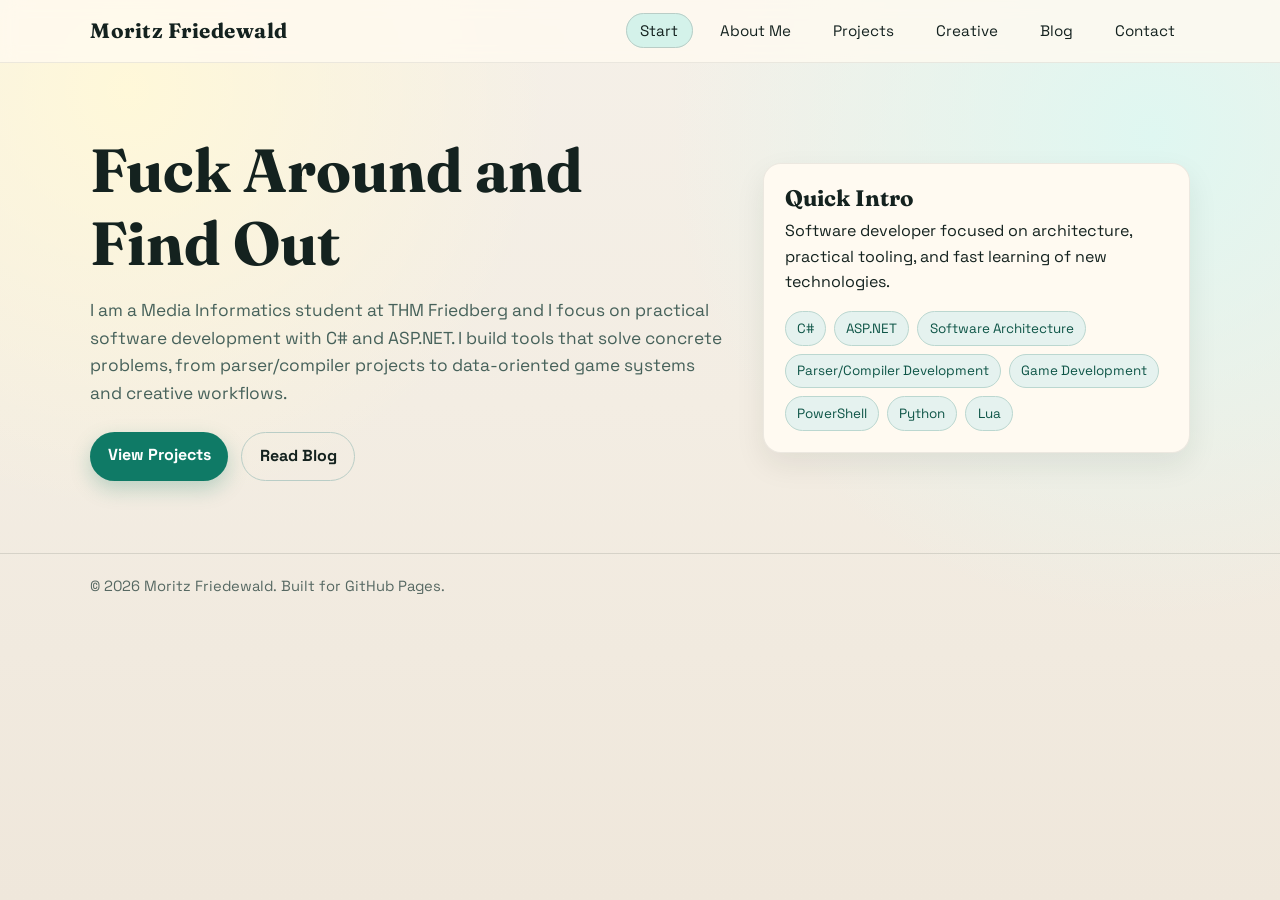
<file: index.html>
<!DOCTYPE html>
<html lang="en">
<head>
  <meta charset="UTF-8">
  <meta name="viewport" content="width=device-width, initial-scale=1.0">
  <title>Start | Portfolio</title>
  <meta name="description" content="Start page for a portfolio website.">
  <link rel="preconnect" href="https://fonts.googleapis.com">
  <link rel="preconnect" href="https://fonts.gstatic.com" crossorigin>
  <link href="https://fonts.googleapis.com/css2?family=Fraunces:opsz,wght@9..144,600;9..144,700&family=Space+Grotesk:wght@400;500;700&display=swap" rel="stylesheet">
  <link rel="stylesheet" href="assets/site.css">
</head>
<body>
  <div class="grain" aria-hidden="true"></div>

  <header>
    <div class="container nav-wrap">
      <a class="brand" href="index.html" data-profile="name">Moritz 'Fenex' Friedewald</a>
      <nav aria-label="Main navigation">
        <ul>
          <li><a class="active" href="index.html">Start</a></li>
          <li><a href="pages/about.html">About Me</a></li>
          <li><a href="pages/projects.html">Projects</a></li>
          <li><a href="pages/creative.html">Creative</a></li>
          <li><a href="pages/blog.html">Blog</a></li>
          <li><a href="pages/contact.html">Contact</a></li>
        </ul>
      </nav>
    </div>
  </header>

  <main class="container">
    <div class="hero">
      <div>
        <h1 data-profile="headline">Software Developer | Media Informatics</h1>
        <p class="lead" data-profile="homeIntro">
          I am a Media Informatics student at THM Friedberg and I focus on practical software
          development with C# and ASP.NET. I build tools that solve concrete problems.
        </p>
        <div class="cta-row">
          <a class="btn btn-primary" href="pages/projects.html">View Projects</a>
          <a class="btn btn-secondary" href="pages/blog.html">Read Blog</a>
        </div>
      </div>
      <aside class="hero-card" aria-label="Quick profile">
        <h2 style="font-size:1.4rem; margin-bottom:0.4rem;">Quick Intro</h2>
        <p data-profile="quickIntro">Software developer focused on architecture, practical tooling, and fast learning of new technologies.</p>
        <div class="stack" aria-label="Skills" data-profile="skills">
          <span class="chip">C#</span>
          <span class="chip">ASP.NET</span>
          <span class="chip">PowerShell</span>
          <span class="chip">Game Development</span>
        </div>
      </aside>
    </div>
  </main>

  <footer>
    <div class="container">
      <p>&copy; <span id="year"></span> <span data-profile="name">Moritz 'Fenex' Friedewald</span>. Built for GitHub Pages.</p>
    </div>
  </footer>

  <script src="assets/site.js"></script>
</body>
</html>
</file>
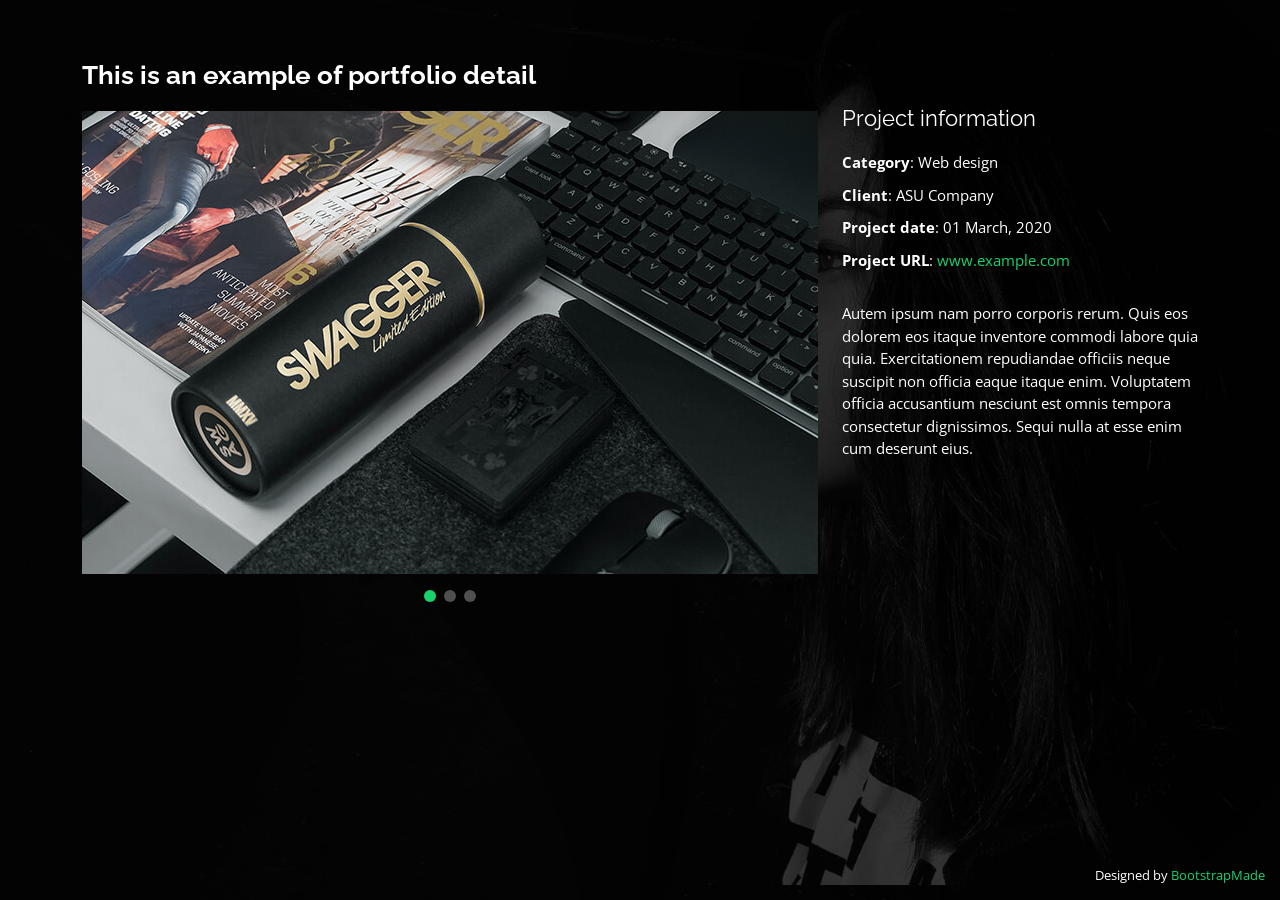
<file: portfolio-details.html>
<!DOCTYPE html>
<html lang="en">

<head>
  <meta charset="utf-8">
  <meta content="width=device-width, initial-scale=1.0" name="viewport">

  <title>Portfolio Details - Personal Bootstrap Template</title>
  <meta content="" name="description">
  <meta content="" name="keywords">

  <!-- Favicons -->
  <link href="assets/img/favicon.png" rel="icon">
  <link href="assets/img/apple-touch-icon.png" rel="apple-touch-icon">

  <!-- Google Fonts -->
  <link href="https://fonts.googleapis.com/css?family=Open+Sans:300,300i,400,400i,600,600i,700,700i|Raleway:300,300i,400,400i,500,500i,600,600i,700,700i|Poppins:300,300i,400,400i,500,500i,600,600i,700,700i" rel="stylesheet">

  <!-- Vendor CSS Files -->
  <link href="assets/vendor/bootstrap/css/bootstrap.min.css" rel="stylesheet">
  <link href="assets/vendor/bootstrap-icons/bootstrap-icons.css" rel="stylesheet">
  <link href="assets/vendor/boxicons/css/boxicons.min.css" rel="stylesheet">
  <link href="assets/vendor/glightbox/css/glightbox.min.css" rel="stylesheet">
  <link href="assets/vendor/remixicon/remixicon.css" rel="stylesheet">
  <link href="assets/vendor/swiper/swiper-bundle.min.css" rel="stylesheet">

  <!-- Template Main CSS File -->
  <link href="assets/css/style.css" rel="stylesheet">

  <!-- =======================================================
  * Template Name: Personal
  * Updated: Jan 29 2024 with Bootstrap v5.3.2
  * Template URL: https://bootstrapmade.com/personal-free-resume-bootstrap-template/
  * Author: BootstrapMade.com
  * License: https://bootstrapmade.com/license/
  ======================================================== -->
</head>

<body>

  <main id="main">

    <!-- ======= Portfolio Details ======= -->
    <div id="portfolio-details" class="portfolio-details">
      <div class="container">

        <div class="row">

          <div class="col-lg-8">
            <h2 class="portfolio-title">This is an example of portfolio detail</h2>

            <div class="portfolio-details-slider swiper">
              <div class="swiper-wrapper align-items-center">

                <div class="swiper-slide">
                  <img src="assets/img/portfolio/portfolio-details-1.jpg" alt="">
                </div>

                <div class="swiper-slide">
                  <img src="assets/img/portfolio/portfolio-details-2.jpg" alt="">
                </div>

                <div class="swiper-slide">
                  <img src="assets/img/portfolio/portfolio-details-3.jpg" alt="">
                </div>

              </div>
              <div class="swiper-pagination"></div>
            </div>

          </div>

          <div class="col-lg-4 portfolio-info">
            <h3>Project information</h3>
            <ul>
              <li><strong>Category</strong>: Web design</li>
              <li><strong>Client</strong>: ASU Company</li>
              <li><strong>Project date</strong>: 01 March, 2020</li>
              <li><strong>Project URL</strong>: <a href="#">www.example.com</a></li>
            </ul>

            <p>
              Autem ipsum nam porro corporis rerum. Quis eos dolorem eos itaque inventore commodi labore quia quia. Exercitationem repudiandae officiis neque suscipit non officia eaque itaque enim. Voluptatem officia accusantium nesciunt est omnis tempora consectetur dignissimos. Sequi nulla at esse enim cum deserunt eius.
            </p>
          </div>

        </div>

      </div>
    </div><!-- End Portfolio Details -->

  </main><!-- End #main -->

  <div class="credits">
    <!-- All the links in the footer should remain intact. -->
    <!-- You can delete the links only if you purchased the pro version. -->
    <!-- Licensing information: https://bootstrapmade.com/license/ -->
    <!-- Purchase the pro version with working PHP/AJAX contact form: https://bootstrapmade.com/personal-free-resume-bootstrap-template/ -->
    Designed by <a href="https://bootstrapmade.com/">BootstrapMade</a>
  </div>

  <!-- Vendor JS Files -->
  <script src="assets/vendor/purecounter/purecounter_vanilla.js"></script>
  <script src="assets/vendor/bootstrap/js/bootstrap.bundle.min.js"></script>
  <script src="assets/vendor/glightbox/js/glightbox.min.js"></script>
  <script src="assets/vendor/isotope-layout/isotope.pkgd.min.js"></script>
  <script src="assets/vendor/swiper/swiper-bundle.min.js"></script>
  <script src="assets/vendor/waypoints/noframework.waypoints.js"></script>
  <script src="assets/vendor/php-email-form/validate.js"></script>

  <!-- Template Main JS File -->
  <script src="assets/js/main.js"></script>

</body>

</html>
</file>
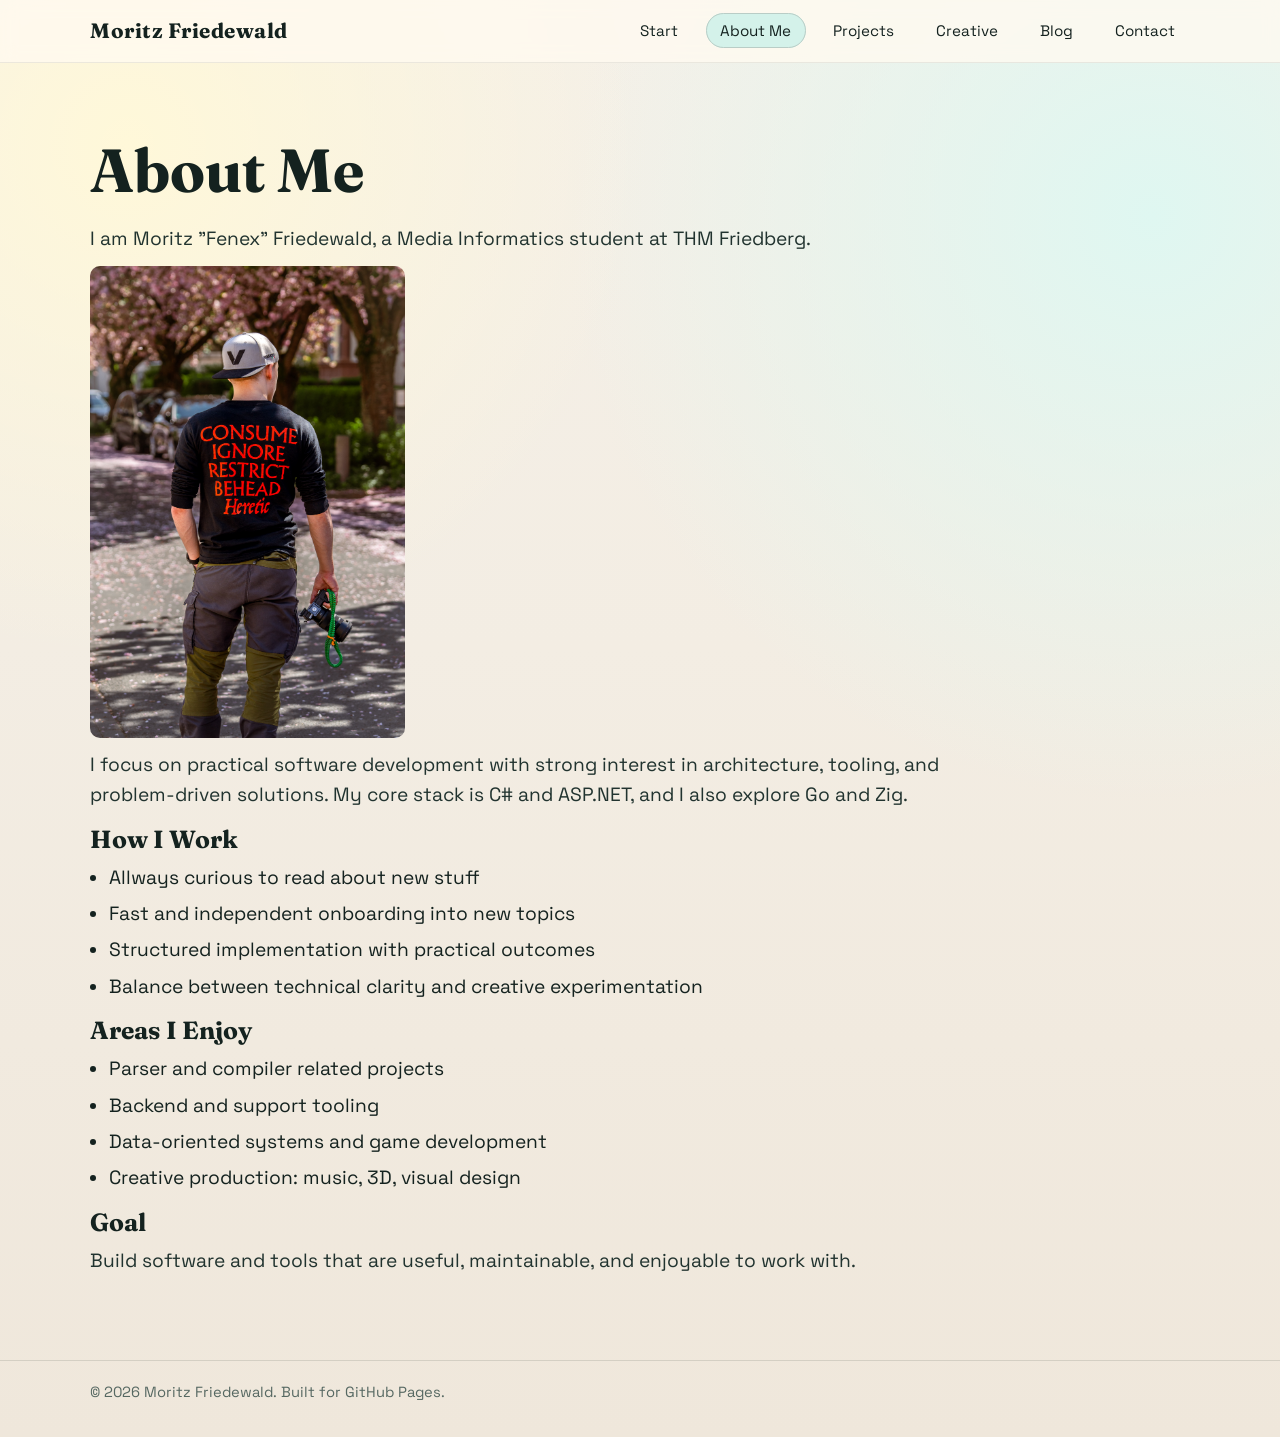
<file: pages/about.html>
<!DOCTYPE html>
<html lang="en">
<head>
  <meta charset="UTF-8">
  <meta name="viewport" content="width=device-width, initial-scale=1.0">
  <title>About Me | Portfolio</title>
  <meta name="description" content="About me and CV download.">
  <link rel="preconnect" href="https://fonts.googleapis.com">
  <link rel="preconnect" href="https://fonts.gstatic.com" crossorigin>
  <link href="https://fonts.googleapis.com/css2?family=Fraunces:opsz,wght@9..144,600;9..144,700&family=Space+Grotesk:wght@400;500;700&display=swap" rel="stylesheet">
  <link rel="stylesheet" href="../assets/site.css">
  <link rel="stylesheet" href="../assets/about.css">
</head>
<body>
  <div class="grain" aria-hidden="true"></div>
  <header>
    <div class="container nav-wrap">
      <a class="brand" href="index.html" data-profile="name">Your Name</a>
      <nav aria-label="Main navigation">
        <ul>
          <li><a href="../index.html">Start</a></li>
          <li><a class="active" href="about.html">About Me</a></li>
          <li><a href="projects.html">Projects</a></li>
          <li><a href="creative.html">Creative</a></li>
          <li><a href="blog.html">Blog</a></li>
          <li><a href="contact.html">Contact</a></li>
        </ul>
      </nav>
    </div>
  </header>

  <main class="container">
    <h1>About Me</h1>
    <div id="about-markdown" class="about-markdown" aria-live="polite">
      <p>Loading about content...</p>
    </div>
    <!--
    <div class="cta-row">
      <a disabled="true" class="btn btn-primary" href="assets/cv-template.txt" download data-profile="cvLink">Download CV</a>
    </div>
    -->
  </main>

  <footer>
    <div class="container">
      <p>&copy; <span id="year"></span> <span data-profile="name">Your Name</span>. Built for GitHub Pages.</p>
    </div>
  </footer>

  <script src="../assets/site.js"></script>
</body>
</html>
</file>
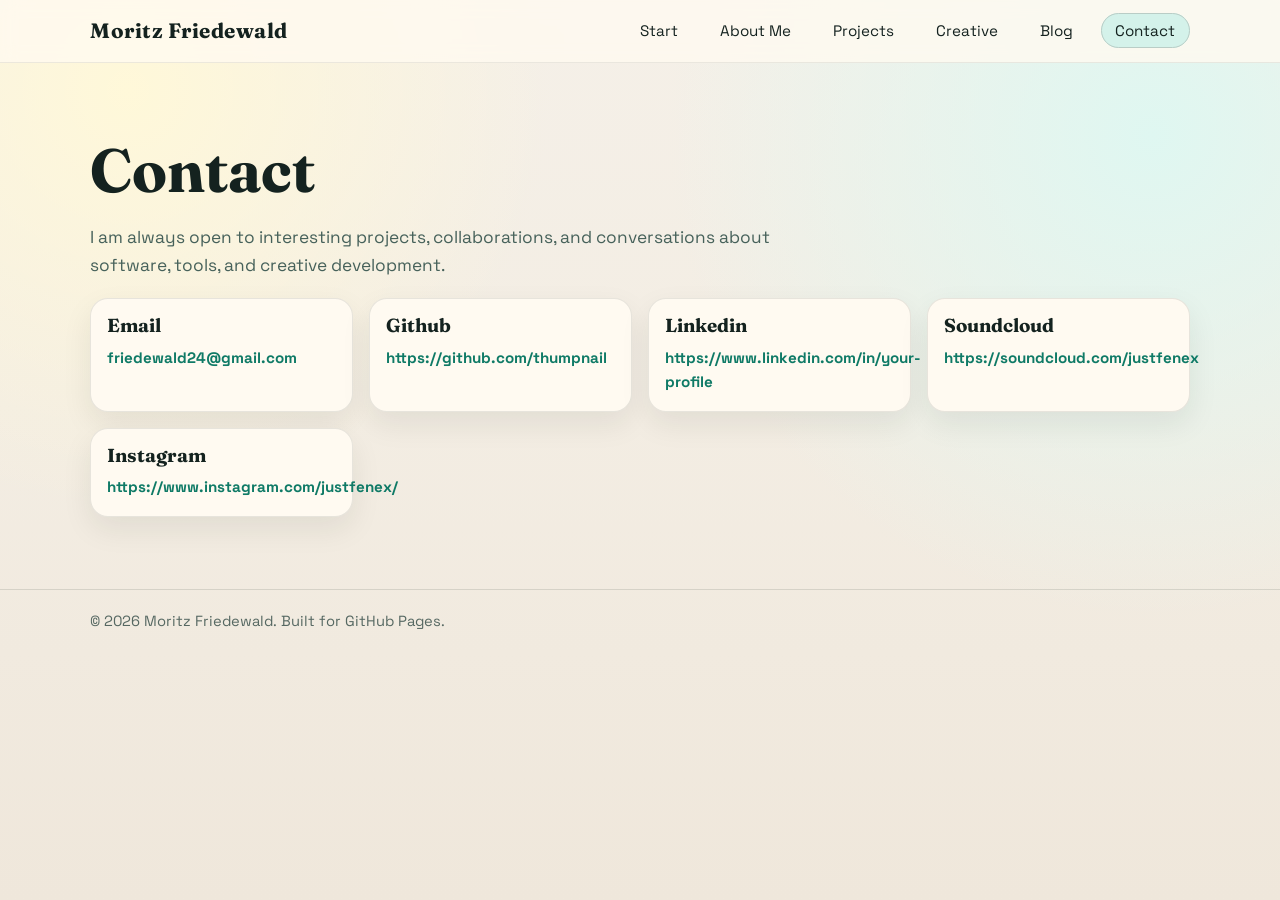
<file: pages/contact.html>
<!DOCTYPE html>
<html lang="en">
<head>
  <meta charset="UTF-8">
  <meta name="viewport" content="width=device-width, initial-scale=1.0">
  <title>Contact | Portfolio</title>
  <meta name="description" content="Contact page for portfolio.">
  <link rel="preconnect" href="https://fonts.googleapis.com">
  <link rel="preconnect" href="https://fonts.gstatic.com" crossorigin>
  <link href="https://fonts.googleapis.com/css2?family=Fraunces:opsz,wght@9..144,600;9..144,700&family=Space+Grotesk:wght@400;500;700&display=swap" rel="stylesheet">
  <link rel="stylesheet" href="../assets/site.css">
</head>
<body>
  <div class="grain" aria-hidden="true"></div>
  <header>
    <div class="container nav-wrap">
      <a class="brand" href="index.html" data-profile="name">Your Name</a>
      <nav aria-label="Main navigation">
        <ul>
          <li><a href="../index.html">Start</a></li>
          <li><a href="about.html">About Me</a></li>
          <li><a href="projects.html">Projects</a></li>
          <li><a href="creative.html">Creative</a></li>
          <li><a href="blog.html">Blog</a></li>
          <li><a class="active" href="contact.html">Contact</a></li>
        </ul>
      </nav>
    </div>
  </header>

  <main class="container">
    <h1>Contact</h1>
    <p class="lead" data-profile="contactIntro">Let us connect for collaboration, freelance work, or creative projects.</p>
    <div class="contact-grid" data-profile="contactCards">
      <article class="card">
        <h3>Contact</h3>
        <p>Loading contact links...</p>
      </article>
    </div>
  </main>

  <footer>
    <div class="container">
      <p>&copy; <span id="year"></span> <span data-profile="name">Your Name</span>. Built for GitHub Pages.</p>
    </div>
  </footer>

  <script src="../assets/site.js"></script>
</body>
</html>
</file>
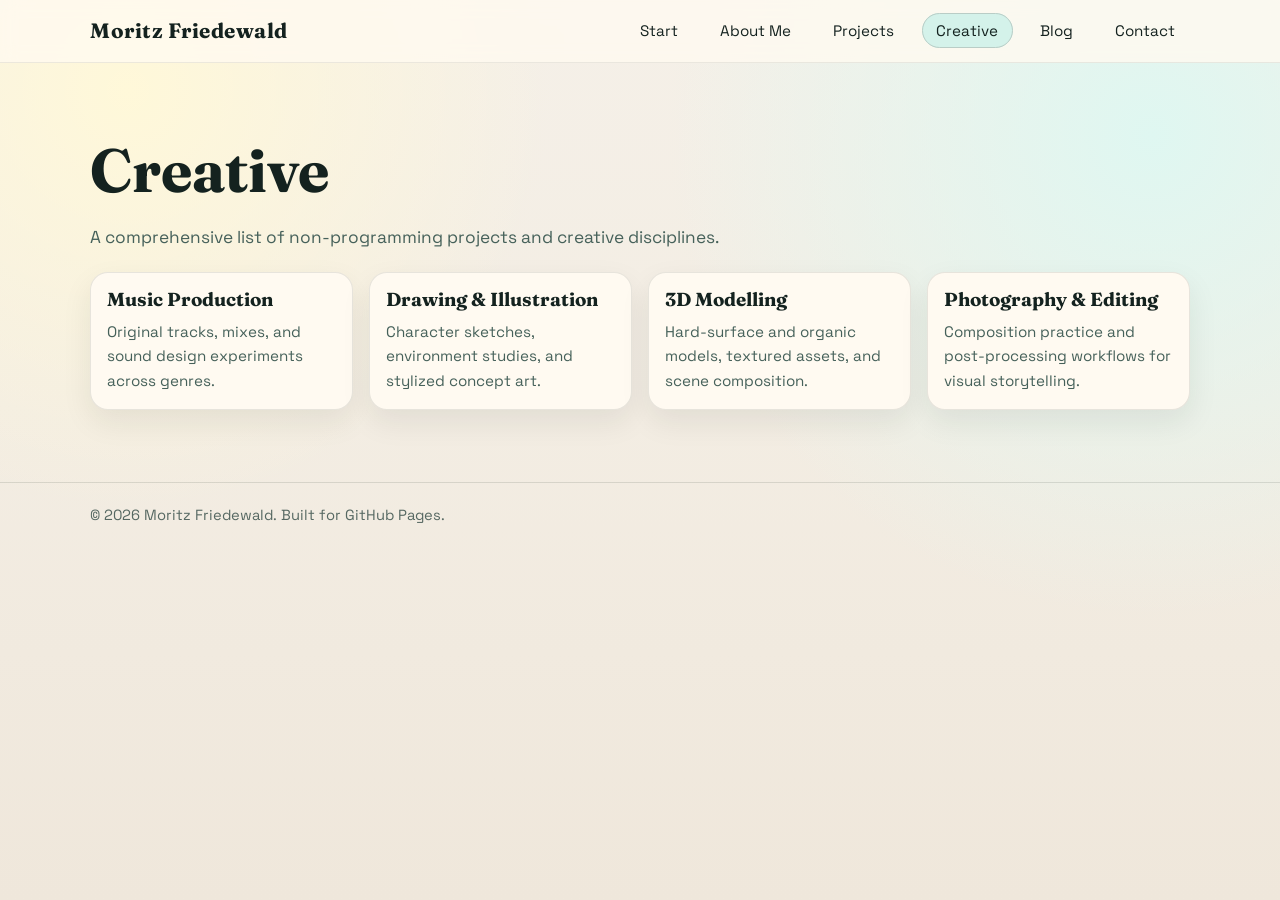
<file: pages/creative.html>
<!DOCTYPE html>
<html lang="en">
<head>
  <meta charset="UTF-8">
  <meta name="viewport" content="width=device-width, initial-scale=1.0">
  <title>Creative | Portfolio</title>
  <meta name="description" content="Creative portfolio for non-programming projects.">
  <link rel="preconnect" href="https://fonts.googleapis.com">
  <link rel="preconnect" href="https://fonts.gstatic.com" crossorigin>
  <link href="https://fonts.googleapis.com/css2?family=Fraunces:opsz,wght@9..144,600;9..144,700&family=Space+Grotesk:wght@400;500;700&display=swap" rel="stylesheet">
  <link rel="stylesheet" href="../assets/site.css">
</head>
<body>
  <div class="grain" aria-hidden="true"></div>
  <header>
    <div class="container nav-wrap">
      <a class="brand" href="index.html" data-profile="name">Your Name</a>
      <nav aria-label="Main navigation">
        <ul>
          <li><a href="../index.html">Start</a></li>
          <li><a href="about.html">About Me</a></li>
          <li><a href="projects.html">Projects</a></li>
          <li><a class="active" href="creative.html">Creative</a></li>
          <li><a href="blog.html">Blog</a></li>
          <li><a href="contact.html">Contact</a></li>
        </ul>
      </nav>
    </div>
  </header>

  <main class="container">
    <h1>Creative</h1>
    <p class="lead">A comprehensive list of non-programming projects and creative disciplines.</p>
    <div class="cards">
      <article class="card">
        <h3>Music Production</h3>
        <p>Original tracks, mixes, and sound design experiments across genres.</p>
      </article>
      <article class="card">
        <h3>Drawing & Illustration</h3>
        <p>Character sketches, environment studies, and stylized concept art.</p>
      </article>
      <article class="card">
        <h3>3D Modelling</h3>
        <p>Hard-surface and organic models, textured assets, and scene composition.</p>
      </article>
      <article class="card">
        <h3>Photography & Editing</h3>
        <p>Composition practice and post-processing workflows for visual storytelling.</p>
      </article>
    </div>
  </main>

  <footer>
    <div class="container">
      <p>&copy; <span id="year"></span> <span data-profile="name">Your Name</span>. Built for GitHub Pages.</p>
    </div>
  </footer>

  <script src="../assets/site.js"></script>
</body>
</html>
</file>
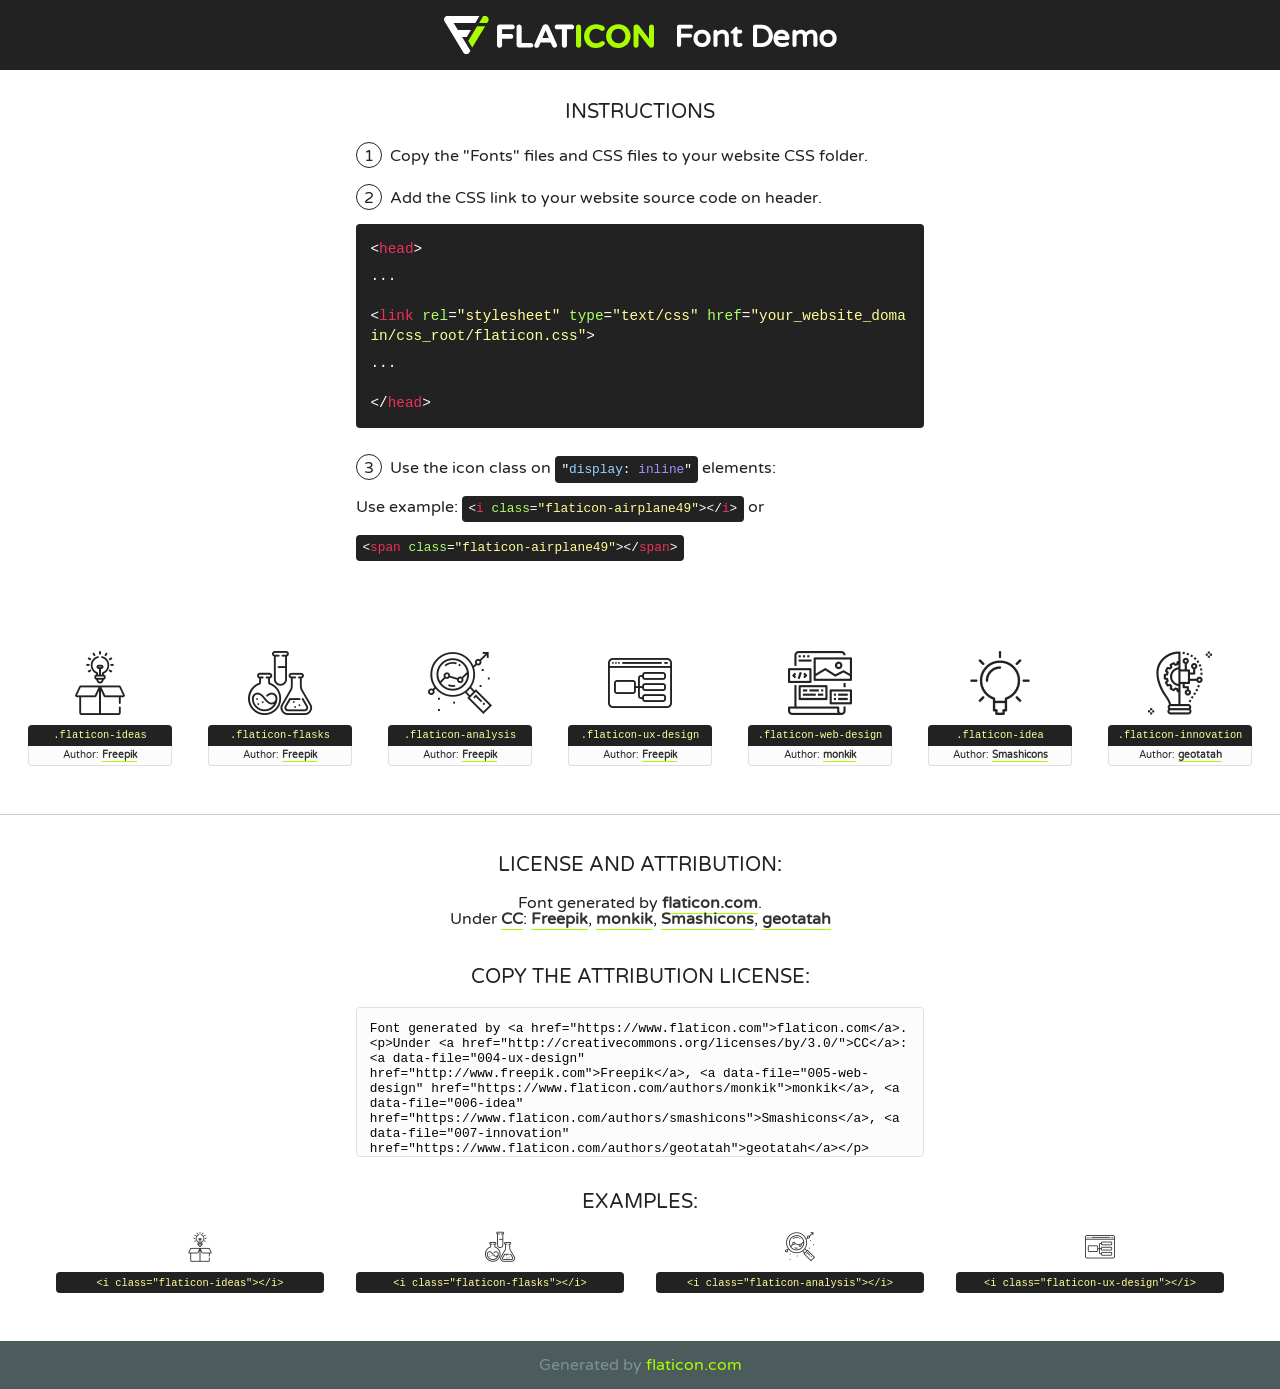
<file: fonts/flaticon/font/flaticon.html>
<!DOCTYPE html>
<!--
  Flaticon icon font: Flaticon
  Creation date: 20/03/2019 02:18
-->
<html>
<!DOCTYPE html>
<html>

<head>
    <title>Flaticon WebFont</title>
    <link href="http://fonts.googleapis.com/css?family=Varela+Round" rel="stylesheet" type="text/css" />
    <link rel="stylesheet" type="text/css" href="flaticon.css">
    <meta charset="UTF-8">
    <style>
    html, body, div, span, applet, object, iframe,
    h1, h2, h3, h4, h5, h6, p, blockquote, pre,
    a, abbr, acronym, address, big, cite, code,
    del, dfn, em, img, ins, kbd, q, s, samp,
    small, strike, strong, sub, sup, tt, var,
    b, u, i, center,
    dl, dt, dd, ol, ul, li,
    fieldset, form, label, legend,
    table, caption, tbody, tfoot, thead, tr, th, td,
    article, aside, canvas, details, embed, 
    figure, figcaption, footer, header, hgroup, 
    menu, nav, output, ruby, section, summary,
    time, mark, audio, video {
        margin: 0;
        padding: 0;
        border: 0;
        font-size: 100%;
        font: inherit;
        vertical-align: baseline;
    }
    /* HTML5 display-role reset for older browsers */
    article, aside, details, figcaption, figure, 
    footer, header, hgroup, menu, nav, section {
        display: block;
    }
    body {
        line-height: 1;
    }
    ol, ul {
        list-style: none;
    }
    blockquote, q {
        quotes: none;
    }
    blockquote:before, blockquote:after,
    q:before, q:after {
        content: '';
        content: none;
    }
    table {
        border-collapse: collapse;
        border-spacing: 0;
    }
    body {
        font-family: 'Varela Round', Helvetica, Arial, sans-serif;
        font-size: 16px;
        color: #222;
    }
    a {
        color: #333;
        border-bottom: 1px solid #a9fd00;
        font-weight: bold;
        text-decoration: none;
    }
    * {
        -moz-box-sizing: border-box;
        -webkit-box-sizing: border-box;
        box-sizing: border-box;
        margin: 0;
        padding: 0;
    }
    [class^="flaticon-"]:before, [class*=" flaticon-"]:before, [class^="flaticon-"]:after, [class*=" flaticon-"]:after {
        font-family: Flaticon;
        font-size: 30px;
        font-style: normal;
        margin-left: 20px;
        color: #333;
    }
    .wrapper {
        max-width: 600px;
        margin: auto;
        padding: 0 1em;
    }
    .title {
        font-size: 1.25em;
        text-align: center;
        margin-bottom: 1em;
        text-transform: uppercase;
    }
    header {
        text-align: center;
        background-color: #222;
        color: #fff;
        padding: 1em;
    }
    header .logo {
        width: 210px;
        height: 38px;
        display: inline-block;
        vertical-align: middle;
        margin-right: 1em;
        border: none;
    }
    header strong {
        font-size: 1.95em;
        font-weight: bold;
        vertical-align: middle;
        margin-top: 5px;
        display: inline-block;
    }
    .demo {
        margin: 2em auto;
        line-height: 1.25em;
    }
    .demo ul li {
        margin-bottom: 1em;
    }
    .demo ul li .num {
        color: #222;
        border-radius: 20px;
        display: inline-block;
        width: 26px;
        padding: 3px;
        height: 26px;
        text-align: center;
        margin-right: 0.5em;
        border: 1px solid #222;
    }
    .demo ul li code {
        background-color: #222;
        border-radius: 4px;
        padding: 0.25em 0.5em;
        display: inline-block;
        color: #fff;
        font-family: Consolas,Monaco,Lucida Console,Liberation Mono,DejaVu Sans Mono,Bitstream Vera Sans Mono,Courier New, monospace;
        font-weight: lighter;
        margin-top: 1em;
        font-size: 0.8em;
        word-break: break-all;
    }
    .demo ul li code.big {
        padding: 1em;
        font-size: 0.9em;
    }
    .demo ul li code .red {
        color: #EF3159;
    }
    .demo ul li code .green {
        color: #ACFF65;
    }
    .demo ul li code .yellow {
        color: #FFFF99;
    }
    .demo ul li code .blue {
        color: #99D3FF;
    }
    .demo ul li code .purple {
        color: #A295FF;
    }
    .demo ul li code .dots {
        margin-top: 0.5em;
        display: block;
    }
    #glyphs {
        border-bottom: 1px solid #ccc;
        padding: 2em 0;
        text-align: center;
    }
    .glyph {
        display: inline-block;
        width: 9em;
        margin: 1em;
        text-align: center;
        vertical-align: top;
        background: #FFF;
    }
    .glyph .glyph-icon {
        padding: 10px;
        display: block;
        font-family:"Flaticon";
        font-size: 64px;
        line-height: 1;
    }
    .glyph .glyph-icon:before {
        font-size: 64px;
        color: #222;
        margin-left: 0;
    }
    .class-name {
        font-size: 0.65em;
        background-color: #222;
        color: #fff;
        border-radius: 4px 4px 0 0;
        padding: 0.5em;
        color: #FFFF99;
        font-family: Consolas,Monaco,Lucida Console,Liberation Mono,DejaVu Sans Mono,Bitstream Vera Sans Mono,Courier New, monospace;
    }
    .author-name {
        font-size: 0.6em;
        background-color: #fcfcfd;
        border: 1px solid #DEDEE4;
        border-top: 0;
        border-radius: 0 0 4px 4px;
        padding: 0.5em;
    }
    .class-name:last-child {
        font-size: 10px;
        color:#888;
    }
    .class-name:last-child a {
        font-size: 10px;
        color:#555;
    }
    .class-name:last-child a:hover {
        color:#a9fd00;
    }
    .glyph > input {
        display: block;
        width: 100px;
        margin: 5px auto;
        text-align: center;
        font-size: 12px;
        cursor: text;
    }
    .glyph > input.icon-input {
        font-family:"Flaticon";
        font-size: 16px;
        margin-bottom: 10px;
    }
    .attribution .title {
        margin-top: 2em;
    }
    .attribution textarea {
        background-color: #fcfcfd;
        padding: 1em;
        border: none;
        box-shadow: none;
        border: 1px solid #DEDEE4;
        border-radius: 4px;
        resize: none;
        width: 100%;
        height: 150px;
        font-size: 0.8em;
        font-family: Consolas,Monaco,Lucida Console,Liberation Mono,DejaVu Sans Mono,Bitstream Vera Sans Mono,Courier New, monospace;
        -webkit-appearance: none;
    }
    .iconsuse {
        margin: 2em auto;
        text-align: center;
        max-width: 1200px;
    }
    .iconsuse:after {
        content: '';
        display: table;
        clear: both;
    }
    .iconsuse .image {
        float: left;
        width: 25%;
        padding: 0 1em;
    }
    .iconsuse .image p {
        margin-bottom: 1em;
    }
    .iconsuse .image span {
        display: block;
        font-size: 0.65em;
        background-color: #222;
        color: #fff;
        border-radius: 4px;
        padding: 0.5em;
        color: #FFFF99;
        margin-top: 1em;
        font-family: Consolas,Monaco,Lucida Console,Liberation Mono,DejaVu Sans Mono,Bitstream Vera Sans Mono,Courier New, monospace;
    }
    #footer {
        text-align: center;
        background-color: #4C5B5C;
        color: #7c9192;
        padding: 1em;
    }
    #footer a {
        border: none;
        color: #a9fd00;
        font-weight: normal;
    }
    @media (max-width: 960px) {
        .iconsuse .image {
            width: 50%;
        }
    }
    @media (max-width: 560px) {
        .iconsuse .image {
            width: 100%;
        }
    }
    </style>
</head>

<body class="characters-off">

    <header>
        <a href="https://www.flaticon.com" target="_blank" class="logo">
            <svg version="1.1" xmlns="http://www.w3.org/2000/svg" xmlns:xlink="http://www.w3.org/1999/xlink" xmlns:a="http://ns.adobe.com/AdobeSVGViewerExtensions/3.0/" viewBox="0 0 560.875 102.036" enable-background="new 0 0 560.875 102.036" xml:space="preserve">
                <defs>
                </defs>
                <g>
                    <g class="letters">
                        <path fill="#ffffff" d="M141.596,29.675c0-3.777,2.985-6.767,6.764-6.767h34.438c3.426,0,6.15,2.728,6.15,6.15
                        c0,3.43-2.724,6.149-6.15,6.149h-27.674v13.091h23.719c3.429,0,6.151,2.724,6.151,6.15c0,3.43-2.723,6.149-6.151,6.149h-23.719
                        v17.574c0,3.773-2.986,6.761-6.764,6.761c-3.779,0-6.764-2.989-6.764-6.761V29.675z"></path>
                        <path fill="#ffffff" d="M193.844,29.149c0-3.781,2.985-6.767,6.764-6.767c3.776,0,6.763,2.985,6.763,6.767v42.957h25.039
                        c3.426,0,6.149,2.726,6.149,6.153c0,3.425-2.723,6.15-6.149,6.15h-31.802c-3.779,0-6.764-2.986-6.764-6.768V29.149z"></path>
                        <path fill="#ffffff" d="M241.891,75.71l21.438-48.407c1.492-3.341,4.215-5.357,7.906-5.357h0.792
                        c3.686,0,6.323,2.017,7.815,5.357l21.439,48.407c0.436,0.967,0.701,1.845,0.701,2.723c0,3.602-2.809,6.501-6.414,6.501
                        c-3.161,0-5.269-1.845-6.499-4.655l-4.132-9.661h-27.059l-4.301,10.102c-1.144,2.631-3.426,4.214-6.237,4.214
                        c-3.517,0-6.24-2.81-6.24-6.325C241.1,77.64,241.451,76.677,241.891,75.71z M279.932,58.666l-8.521-20.297l-8.526,20.297H279.932
                        z"></path>
                        <path fill="#ffffff" d="M314.864,35.387H301.86c-3.429,0-6.239-2.813-6.239-6.238c0-3.429,2.811-6.24,6.239-6.24h39.533
                        c3.426,0,6.237,2.811,6.237,6.24c0,3.425-2.811,6.238-6.237,6.238h-13.001v42.785c0,3.773-2.99,6.761-6.764,6.761
                        c-3.779,0-6.764-2.989-6.764-6.761V35.387z"></path>
                        <path fill="#A9FD00" d="M352.615,29.149c0-3.781,2.985-6.767,6.767-6.767c3.774,0,6.761,2.985,6.761,6.767v49.024
                        c0,3.773-2.987,6.761-6.761,6.761c-3.781,0-6.767-2.989-6.767-6.761V29.149z"></path>
                        <path fill="#A9FD00" d="M374.132,53.836v-0.179c0-17.481,13.178-31.801,32.065-31.801c9.22,0,15.459,2.458,20.557,6.238
                        c1.402,1.054,2.637,2.985,2.637,5.357c0,3.692-2.985,6.59-6.681,6.59c-1.845,0-3.071-0.702-4.044-1.319
                        c-3.776-2.813-7.729-4.393-12.562-4.393c-10.364,0-17.831,8.611-17.831,19.154v0.173c0,10.542,7.291,19.329,17.831,19.329
                        c5.715,0,9.492-1.756,13.359-4.834c1.049-0.874,2.458-1.491,4.039-1.491c3.429,0,6.325,2.813,6.325,6.236
                        c0,2.106-1.056,3.78-2.282,4.834c-5.539,4.834-12.036,7.733-21.878,7.733C387.572,85.464,374.132,71.493,374.132,53.836z"></path>
                        <path fill="#A9FD00" d="M433.009,53.836v-0.179c0-17.481,13.79-31.801,32.766-31.801c18.981,0,32.592,14.143,32.592,31.628v0.173
                        c0,17.483-13.785,31.807-32.769,31.807C446.625,85.464,433.009,71.32,433.009,53.836z M484.224,53.836v-0.179
                        c0-10.539-7.725-19.326-18.626-19.326c-10.893,0-18.449,8.611-18.449,19.154v0.173c0,10.542,7.73,19.329,18.626,19.329
                        C476.676,72.986,484.224,64.378,484.224,53.836z"></path>
                        <path fill="#A9FD00" d="M506.233,29.321c0-3.774,2.99-6.763,6.767-6.763h1.401c3.252,0,5.183,1.583,7.029,3.953l26.093,34.265
                        V29.059c0-3.692,2.99-6.677,6.681-6.677c3.683,0,6.671,2.985,6.671,6.677v48.934c0,3.78-2.987,6.765-6.764,6.765h-0.436
                        c-3.257,0-5.188-1.581-7.034-3.953l-27.056-35.492v32.944c0,3.687-2.985,6.676-6.678,6.676c-3.683,0-6.673-2.989-6.673-6.676
                        V29.321z"></path>
                    </g>
                    <g class="insignia">
                        <path fill="#ffffff" d="M48.372,56.137h12.517l11.156-18.537H37.186L25.688,18.539h57.825L94.668,0H9.271
                        C5.925,0,2.842,1.801,1.198,4.716c-1.644,2.907-1.593,6.482,0.134,9.343l50.38,83.501c1.678,2.781,4.689,4.476,7.938,4.476
                        c3.246,0,6.257-1.695,7.935-4.476l2.898-4.804L48.372,56.137z"></path>
                        <g class="i">
                            <path fill="#A9FD00" d="M93.575,18.539h0.031v0.004l21.652,0.004l2.705-4.488c1.727-2.861,1.778-6.436,0.133-9.343
                            C116.454,1.801,113.371,0,110.026,0h-5.294L93.575,18.539z"></path>
                            <polygon fill="#A9FD00" points="88.291,27.356 64.725,66.486 75.519,84.404 109.942,27.356"></polygon>
                        </g>
                    </g>
                </g>
            </svg>
        </a>
        <strong>Font Demo</strong>
    </header>


    <section class="demo wrapper">

        <p class="title">Instructions</p>

        <ul>
            <li>
                <span class="num">1</span>Copy the "Fonts" files and CSS files to your website CSS folder.
            </li>
            <li>
                <span class="num">2</span>Add the CSS link to your website source code on header.
                <code class="big">
                    &lt;<span class="red">head</span>&gt;
                    <br/><span class="dots">...</span>
                    <br/>&lt;<span class="red">link</span> <span class="green">rel</span>=<span class="yellow">"stylesheet"</span> <span class="green">type</span>=<span class="yellow">"text/css"</span> <span class="green">href</span>=<span class="yellow">"your_website_domain/css_root/flaticon.css"</span>&gt;
                    <br/><span class="dots">...</span>
                    <br/>&lt;/<span class="red">head</span>&gt;
                </code>
            </li>

            <li>
                <p>
                    <span class="num">3</span>Use the icon class on <code>"<span class="blue">display</span>:<span class="purple"> inline</span>"</code> elements:
                    <br />
                    Use example: <code>&lt;<span class="red">i</span> <span class="green">class</span>=<span class="yellow">&quot;flaticon-airplane49&quot;</span>&gt;&lt;/<span class="red">i</span>&gt;</code> or <code>&lt;<span class="red">span</span> <span class="green">class</span>=<span class="yellow">&quot;flaticon-airplane49&quot;</span>&gt;&lt;/<span class="red">span</span>&gt;</code>
            </li>
        </ul>

    </section>




   <section id="glyphs">          
    
      
        <div class="glyph"><div class="glyph-icon flaticon-ideas"></div>
            <div class="class-name">.flaticon-ideas</div>
            <div class="author-name">Author: <a data-file="001-ideas" href="http://www.freepik.com">Freepik</a> </div> 
        </div>        
        
        <div class="glyph"><div class="glyph-icon flaticon-flasks"></div>
            <div class="class-name">.flaticon-flasks</div>
            <div class="author-name">Author: <a data-file="002-flasks" href="http://www.freepik.com">Freepik</a> </div> 
        </div>        
        
        <div class="glyph"><div class="glyph-icon flaticon-analysis"></div>
            <div class="class-name">.flaticon-analysis</div>
            <div class="author-name">Author: <a data-file="003-analysis" href="http://www.freepik.com">Freepik</a> </div> 
        </div>        
        
        <div class="glyph"><div class="glyph-icon flaticon-ux-design"></div>
            <div class="class-name">.flaticon-ux-design</div>
            <div class="author-name">Author: <a data-file="004-ux-design" href="http://www.freepik.com">Freepik</a> </div> 
        </div>        
        
        <div class="glyph"><div class="glyph-icon flaticon-web-design"></div>
            <div class="class-name">.flaticon-web-design</div>
            <div class="author-name">Author: <a data-file="005-web-design" href="https://www.flaticon.com/authors/monkik">monkik</a> </div> 
        </div>        
        
        <div class="glyph"><div class="glyph-icon flaticon-idea"></div>
            <div class="class-name">.flaticon-idea</div>
            <div class="author-name">Author: <a data-file="006-idea" href="https://www.flaticon.com/authors/smashicons">Smashicons</a> </div> 
        </div>        
        
        <div class="glyph"><div class="glyph-icon flaticon-innovation"></div>
            <div class="class-name">.flaticon-innovation</div>
            <div class="author-name">Author: <a data-file="007-innovation" href="https://www.flaticon.com/authors/geotatah">geotatah</a> </div> 
        </div>        
        

    </section>



    <section class="attribution wrapper"   style="text-align:center;">

      <div class="title">License and attribution:</div><div class="attrDiv">Font generated by <a href="https://www.flaticon.com">flaticon.com</a>. <div><p>Under <a href="http://creativecommons.org/licenses/by/3.0/">CC</a>: <a data-file="004-ux-design" href="http://www.freepik.com">Freepik</a>, <a data-file="005-web-design" href="https://www.flaticon.com/authors/monkik">monkik</a>, <a data-file="006-idea" href="https://www.flaticon.com/authors/smashicons">Smashicons</a>, <a data-file="007-innovation" href="https://www.flaticon.com/authors/geotatah">geotatah</a></p>  </div>
      </div>
      <div class="title">Copy the Attribution License:</div>

    <textarea onclick="this.focus();this.select();">Font generated by &lt;a href=&quot;https://www.flaticon.com&quot;&gt;flaticon.com&lt;/a&gt;. <p>Under <a href="http://creativecommons.org/licenses/by/3.0/">CC</a>: <a data-file="004-ux-design" href="http://www.freepik.com">Freepik</a>, <a data-file="005-web-design" href="https://www.flaticon.com/authors/monkik">monkik</a>, <a data-file="006-idea" href="https://www.flaticon.com/authors/smashicons">Smashicons</a>, <a data-file="007-innovation" href="https://www.flaticon.com/authors/geotatah">geotatah</a></p>  
     </textarea>

    </section>

    <section class="iconsuse">

          <div class="title">Examples:</div>            
             
            <div class="image">
                <p>
                    <i class="glyph-icon flaticon-ideas"></i> 
                    <span>&lt;i class=&quot;flaticon-ideas&quot;&gt;&lt;/i&gt;</span>
                </p>
            </div>
            
            <div class="image">
                <p>
                    <i class="glyph-icon flaticon-flasks"></i> 
                    <span>&lt;i class=&quot;flaticon-flasks&quot;&gt;&lt;/i&gt;</span>
                </p>
            </div>
            
            <div class="image">
                <p>
                    <i class="glyph-icon flaticon-analysis"></i> 
                    <span>&lt;i class=&quot;flaticon-analysis&quot;&gt;&lt;/i&gt;</span>
                </p>
            </div>
            
            <div class="image">
                <p>
                    <i class="glyph-icon flaticon-ux-design"></i> 
                    <span>&lt;i class=&quot;flaticon-ux-design&quot;&gt;&lt;/i&gt;</span>
                </p>
            </div>
                       
        </div>
                            
    </section>

<div id="footer">
    <div>Generated by <a href="https://www.flaticon.com">flaticon.com</a>
    </div>
</div>



</body>
</html>
</file>
<file: assets/site.css>
:root {
  --bg: #f4efe6;
  --paper: #fffaf1;
  --ink: #14221f;
  --muted: #46615a;
  --accent: #0f7a66;
  --accent-soft: #d4f2ea;
  --line: #b9cdc6;
  --card-shadow: 0 12px 30px rgba(20, 34, 31, 0.08);
  --radius: 18px;
  --max-width: 1100px;
}

* {
  box-sizing: border-box;
  margin: 0;
  padding: 0;
}

body {
  font-family: "Space Grotesk", sans-serif;
  background: radial-gradient(circle at 10% 10%, #fff8d9 0%, transparent 30%),
    radial-gradient(circle at 90% 15%, #dff7f1 0%, transparent 35%),
    linear-gradient(180deg, #f5f0e8 0%, #f3ede3 45%, #efe7db 100%);
  color: var(--ink);
  line-height: 1.6;
  min-height: 100vh;
}

.grain {
  position: fixed;
  inset: 0;
  pointer-events: none;
  opacity: 0.12;
  background-image: radial-gradient(#000 0.5px, transparent 0.5px);
  background-size: 4px 4px;
  z-index: -1;
}

.container {
  width: min(92%, var(--max-width));
  margin: 0 auto;
}

header {
  position: sticky;
  top: 0;
  z-index: 10;
  backdrop-filter: blur(8px);
  background: rgba(255, 250, 241, 0.8);
  border-bottom: 1px solid rgba(20, 34, 31, 0.08);
}

.nav-wrap {
  display: flex;
  justify-content: space-between;
  align-items: center;
  padding: 0.9rem 0;
  gap: 1rem;
}

.brand {
  font-family: "Fraunces", serif;
  font-size: 1.3rem;
  font-weight: 700;
  letter-spacing: 0.5px;
  color: var(--ink);
  text-decoration: none;
}

nav ul {
  list-style: none;
  display: flex;
  flex-wrap: wrap;
  gap: 0.8rem;
}

nav a {
  text-decoration: none;
  color: var(--ink);
  font-size: 0.95rem;
  border: 1px solid transparent;
  border-radius: 999px;
  padding: 0.45rem 0.85rem;
  transition: all 0.2s ease;
}

nav a:hover,
nav a:focus-visible,
nav a.active {
  border-color: var(--line);
  background: var(--accent-soft);
  outline: none;
}

main {
  padding: 4.5rem 0;
}

h1,
h2,
h3 {
  font-family: "Fraunces", serif;
  line-height: 1.2;
}

h1 {
  font-size: clamp(2rem, 5vw, 3.8rem);
  margin-bottom: 1rem;
}

h2 {
  font-size: clamp(1.6rem, 3vw, 2.5rem);
  margin-bottom: 0.9rem;
}

.lead {
  max-width: 65ch;
  color: var(--muted);
  font-size: 1.08rem;
}

.hero {
  display: grid;
  grid-template-columns: 1.2fr 0.8fr;
  gap: 2rem;
  align-items: center;
}

.hero-card {
  background: var(--paper);
  border: 1px solid rgba(20, 34, 31, 0.08);
  border-radius: var(--radius);
  box-shadow: var(--card-shadow);
  padding: 1.3rem;
}

.stack {
  display: flex;
  flex-wrap: wrap;
  gap: 0.5rem;
  margin-top: 1rem;
}

.chip {
  background: #e5f2ef;
  border: 1px solid #bbd7d0;
  color: #0e5547;
  border-radius: 999px;
  padding: 0.35rem 0.7rem;
  font-size: 0.84rem;
}

.cta-row {
  margin-top: 1.5rem;
  display: flex;
  flex-wrap: wrap;
  gap: 0.8rem;
}

.btn {
  border: none;
  border-radius: 999px;
  padding: 0.68rem 1.1rem;
  font-weight: 700;
  text-decoration: none;
  display: inline-block;
  transition: transform 0.2s ease, box-shadow 0.2s ease;
}

.btn-primary {
  background: var(--accent);
  color: #fff;
  box-shadow: 0 8px 20px rgba(15, 122, 102, 0.25);
}

.btn-secondary {
  background: transparent;
  border: 1px solid var(--line);
  color: var(--ink);
}

.btn:hover,
.btn:focus-visible {
  transform: translateY(-1px);
  outline: none;
}

.cards {
  display: grid;
  grid-template-columns: repeat(auto-fit, minmax(230px, 1fr));
  gap: 1rem;
  margin-top: 1.3rem;
}

.card {
  background: var(--paper);
  border: 1px solid rgba(20, 34, 31, 0.1);
  border-radius: var(--radius);
  padding: 1rem;
  box-shadow: var(--card-shadow);
}

.card h3 {
  margin-bottom: 0.5rem;
  font-size: 1.18rem;
}

.card p {
  color: var(--muted);
  font-size: 0.95rem;
}

.blog-list {
  display: grid;
  gap: 1rem;
  margin-top: 1.2rem;
}

.content-layout {
  display: grid;
  grid-template-columns: minmax(220px, 280px) minmax(0, 1fr);
  gap: 1rem;
  align-items: start;
  margin-top: 1.1rem;
}

.sidebar {
  position: sticky;
  top: 84px;
  background: var(--paper);
  border: 1px solid rgba(20, 34, 31, 0.1);
  border-radius: var(--radius);
  box-shadow: var(--card-shadow);
  padding: 1rem;
}

.sidebar h2 {
  font-size: 1.2rem;
  margin-bottom: 0.7rem;
}

.sidebar-list {
  list-style: none;
  display: grid;
  gap: 0.45rem;
}

.sidebar-list a {
  display: block;
  text-decoration: none;
  color: var(--ink);
  border: 1px solid transparent;
  border-radius: 10px;
  padding: 0.45rem 0.5rem;
}

.sidebar-list a:hover,
.sidebar-list a:focus-visible {
  border-color: var(--line);
  background: var(--accent-soft);
  outline: none;
}

.sidebar-list span {
  display: block;
  font-weight: 600;
  font-size: 0.92rem;
}

.sidebar-desc {
  display: block;
  color: #4a5f58;
  font-size: 0.8rem;
  line-height: 1.4;
  margin-top: 0.2rem;
}

.sidebar-list time {
  display: block;
  color: #4a5f58;
  font-size: 0.82rem;
}

.sidebar-groups {
  display: grid;
  gap: 0.9rem;
}

.sidebar-overview-scroll {
  max-height: min(68vh, 640px);
  overflow-y: auto;
  padding-right: 0.25rem;
}

.sidebar-group-title {
  font-size: 0.85rem;
  text-transform: uppercase;
  letter-spacing: 0.05em;
  color: #39514a;
  border-bottom: 1px dashed var(--line);
  padding-bottom: 0.35rem;
  margin-bottom: 0.45rem;
}

.tag-filters {
  display: flex;
  flex-wrap: wrap;
  gap: 0.5rem;
  align-items: center;
  margin-top: 1rem;
}

.tag-filter-label {
  font-size: 0.9rem;
  color: #39514a;
  font-weight: 600;
}

.tag-filter-loading {
  color: #4a5f58;
  font-size: 0.9rem;
}

.tag-filter-btn,
.item-tag {
  border: 1px solid #bbd7d0;
  background: #e5f2ef;
  color: #0e5547;
  border-radius: 999px;
  font-size: 0.8rem;
  padding: 0.25rem 0.65rem;
}

.tag-filter-btn {
  cursor: pointer;
}

.tag-filter-btn.active,
.tag-filter-btn:hover,
.tag-filter-btn:focus-visible {
  border-color: #0f7a66;
  background: #0f7a66;
  color: #fff;
  outline: none;
}

.item-tags {
  display: flex;
  flex-wrap: wrap;
  gap: 0.35rem;
  margin: 0.45rem 0 0.65rem;
}

.blog-item {
  background: var(--paper);
  border: 1px solid rgba(20, 34, 31, 0.1);
  border-radius: var(--radius);
  padding: 1rem;
  box-shadow: var(--card-shadow);
}

.blog-item time {
  display: block;
  font-size: 0.86rem;
  color: #4a5f58;
  margin-bottom: 0.5rem;
}

.blog-content {
  color: #21332f;
}

.blog-content h1,
.blog-content h2,
.blog-content h3 {
  font-size: 1.15rem;
  margin: 0.6rem 0;
}

.blog-content p,
.blog-content ul {
  margin-bottom: 0.6rem;
}

.blog-content ol {
  margin: 0 0 0.6rem 1.2rem;
}

.blog-content ul {
  margin-left: 1.2rem;
}

.blog-content li {
  margin-bottom: 0.3rem;
}

.blog-content a {
  color: var(--accent);
  text-decoration: underline;
}

.blog-content pre {
  background: #ecf4f2;
  border: 1px solid #d3e6e2;
  border-radius: 8px;
  padding: 0.8rem;
  overflow-x: auto;
  margin-bottom: 0.8rem;
}

.blog-content blockquote {
  margin: 0 0 0.8rem;
  padding: 0.6rem 0.9rem;
  border-left: 4px solid #7ab5a9;
  background: #eef7f4;
  border-radius: 6px;
}

.blog-content blockquote p {
  margin-bottom: 0.35rem;
}

.blog-content blockquote p:last-child {
  margin-bottom: 0;
}

.blog-content img {
  max-width: 100%;
  height: auto;
  border-radius: 10px;
  display: block;
  margin: 0.6rem 0;
}

.blog-content code {
  background: #ecf4f2;
  border: 1px solid #d3e6e2;
  border-radius: 6px;
  padding: 0.1rem 0.35rem;
  font-family: Consolas, monospace;
}

.blog-content pre code {
  border: none;
  padding: 0;
  background: transparent;
}

.contact-grid {
  display: grid;
  grid-template-columns: repeat(auto-fit, minmax(230px, 1fr));
  gap: 1rem;
  margin-top: 1.2rem;
}

.contact-grid a {
  color: var(--accent);
  text-decoration: none;
  font-weight: 700;
}

footer {
  border-top: 1px solid rgba(20, 34, 31, 0.12);
  padding: 1.3rem 0 2rem;
  color: #566862;
  font-size: 0.92rem;
}

@media (max-width: 780px) {
  .hero {
    grid-template-columns: 1fr;
  }

  .content-layout {
    grid-template-columns: 1fr;
  }

  .sidebar {
    position: static;
  }

  .sidebar-overview-scroll {
    max-height: none;
    overflow-y: visible;
  }

  .nav-wrap {
    flex-direction: column;
    align-items: flex-start;
  }

  nav ul {
    gap: 0.5rem;
  }
}
</file>
<file: assets/about.css>
#about-markdown {
  max-width: 75ch;
  font-size: larger;
}

/* About page markdown styling hooks */
#about-markdown .about-h1,
#about-markdown .about-h2,
#about-markdown .about-h3 {
  font-family: "Fraunces", serif;
  line-height: 1.25;
  margin: 0.8rem 0 0.5rem;
}

#about-markdown .about-h1 {
  font-size: 1.55rem;
}

#about-markdown .about-h2 {
  font-size: 1.3rem;
}

#about-markdown .about-h3 {
  font-size: 1.15rem;
}

#about-markdown .about-p {
  color: #21332f;
  margin-bottom: 0.7rem;
}

#about-markdown .about-ul,
#about-markdown .about-ol {
  margin: 0 0 0.7rem 1.2rem;
}

#about-markdown .about-li {
  margin-bottom: 0.35rem;
}

#about-markdown .about-link {
  color: var(--accent);
  text-decoration: underline;
}

#about-markdown .about-blockquote {
  margin: 0 0 0.8rem;
  padding: 0.6rem 0.9rem;
  border-left: 4px solid #7ab5a9;
  background: #eef7f4;
  border-radius: 6px;
}

#about-markdown .about-img {
  max-width: 35%;
  height: auto;
  border-radius: 10px;
  display: block;
  margin: 0.6rem 0;
}

#about-markdown .about-pre {
  background: #ecf4f2;
  border: 1px solid #d3e6e2;
  border-radius: 8px;
  padding: 0.8rem;
  overflow-x: auto;
  margin-bottom: 0.8rem;
}

#about-markdown .about-code {
  background: #ecf4f2;
  border: 1px solid #d3e6e2;
  border-radius: 6px;
  padding: 0.1rem 0.35rem;
  font-family: Consolas, monospace;
}

#about-markdown .about-pre .about-code {
  border: none;
  padding: 0;
  background: transparent;
}
</file>
<file: fonts/flaticon/font/flaticon.css>
/*
  	Flaticon icon font: Flaticon
  	Creation date: 20/03/2019 02:18
  	*/

@font-face {
  font-family: "Flaticon";
  src: url("./Flaticon.eot");
  src: url("./Flaticon.eot?#iefix") format("embedded-opentype"),
       url("./Flaticon.woff2") format("woff2"),
       url("./Flaticon.woff") format("woff"),
       url("./Flaticon.ttf") format("truetype"),
       url("./Flaticon.svg#Flaticon") format("svg");
  font-weight: normal;
  font-style: normal;
}

@media screen and (-webkit-min-device-pixel-ratio:0) {
  @font-face {
    font-family: "Flaticon";
    src: url("./Flaticon.svg#Flaticon") format("svg");
  }
}

[class^="flaticon-"]:before, [class*=" flaticon-"]:before,
[class^="flaticon-"]:after, [class*=" flaticon-"]:after {   
  font-family: Flaticon;
        font-size: 20px;
font-style: normal;
margin-left: 20px;
}

.flaticon-ideas:before { content: "\f100"; }
.flaticon-flasks:before { content: "\f101"; }
.flaticon-analysis:before { content: "\f102"; }
.flaticon-ux-design:before { content: "\f103"; }
.flaticon-web-design:before { content: "\f104"; }
.flaticon-idea:before { content: "\f105"; }
.flaticon-innovation:before { content: "\f106"; }
</file>
<file: assets/css/style.css>
/**
* Template Name: Personal
* Updated: Jan 29 2024 with Bootstrap v5.3.2
* Template URL: https://bootstrapmade.com/personal-free-resume-bootstrap-template/
* Author: BootstrapMade.com
* License: https://bootstrapmade.com/license/
*/

/*--------------------------------------------------------------
# General
--------------------------------------------------------------*/
body {
  font-family: "Open Sans", sans-serif;
  background-color: #040404;
  color: #fff;
  position: relative;
  background: transparent;
}

body::before {
  content: "";
  position: fixed;
  background: #040404 url("../img/bg.jpg") top right no-repeat;
  background-size: cover;
  left: 0;
  right: 0;
  top: 0;
  height: 100vh;
  z-index: -1;
}

@media (min-width: 1024px) {
  body::before {
    background-attachment: fixed;
  }
}

a {
  color: #18d26e;
  text-decoration: none;
}

a:hover {
  color: #35e888;
  text-decoration: none;
}

h1,
h2,
h3,
h4,
h5,
h6 {
  font-family: "Raleway", sans-serif;
}

/*--------------------------------------------------------------
# Header
--------------------------------------------------------------*/
#header {
  transition: ease-in-out 0.3s;
  position: relative;
  height: 100vh;
  display: flex;
  align-items: center;
  z-index: 997;
  overflow-y: auto;
}

#header * {
  transition: ease-in-out 0.3s;
}

#header h1 {
  font-size: 48px;
  margin: 0;
  padding: 0;
  line-height: 1;
  font-weight: 700;
  font-family: "Poppins", sans-serif;
}

#header h1 a,
#header h1 a:hover {
  color: #fff;
  line-height: 1;
  display: inline-block;
}

#header h2 {
  font-size: 24px;
  margin-top: 20px;
  color: rgba(255, 255, 255, 0.8);
}

#header h2 span {
  color: #fff;
  border-bottom: 2px solid #18d26e;
  padding-bottom: 6px;
}

#header img {
  padding: 0;
  margin: 0;
}

#header .social-links {
  margin-top: 40px;
  display: flex;
}

#header .social-links a {
  font-size: 16px;
  display: flex;
  justify-content: center;
  align-items: center;
  background: rgba(255, 255, 255, 0.1);
  color: #fff;
  line-height: 1;
  margin-right: 8px;
  border-radius: 50%;
  width: 40px;
  height: 40px;
}

#header .social-links a:hover {
  background: #18d26e;
}

@media (max-width: 992px) {
  #header h1 {
    font-size: 36px;
  }

  #header h2 {
    font-size: 20px;
    line-height: 30px;
  }

  #header .social-links {
    margin-top: 15px;
  }

  #header .container {
    display: flex;
    flex-direction: column;
    align-items: center;
  }
}

/* Header Top */
#header.header-top {
  height: 80px;
  position: fixed;
  left: 0;
  top: 0;
  right: 0;
  background: rgba(0, 0, 0, 0.9);
}

#header.header-top .social-links,
#header.header-top h2 {
  display: none;
}

#header.header-top h1 {
  margin-right: auto;
  font-size: 36px;
}

#header.header-top img {
  max-height: 60px;
  margin-right: 20px !important;
}

#header.header-top .container {
  display: flex;
  align-items: center;
}

#header.header-top .navbar {
  margin: 0;
}

@media (max-width: 768px) {
  #header.header-top {
    height: 60px;
  }

  #header.header-top h1 {
    font-size: 26px;
  }
}

/*--------------------------------------------------------------
# Navigation Menu
--------------------------------------------------------------*/
/**
* Desktop Navigation 
*/
.navbar {
  padding: 0;
  margin-top: 35px;
}

.navbar ul {
  margin: 0;
  padding: 0;
  display: flex;
  list-style: none;
  align-items: center;
}

.navbar li {
  position: relative;
}

.navbar li+li {
  margin-left: 30px;
}

.navbar a,
.navbar a:focus {
  display: flex;
  align-items: center;
  justify-content: space-between;
  padding: 0;
  font-family: "Poppins", sans-serif;
  font-size: 16px;
  font-weight: 400;
  color: rgba(255, 255, 255, 0.7);
  white-space: nowrap;
  transition: 0.3s;
}

.navbar a i,
.navbar a:focus i {
  font-size: 12px;
  line-height: 0;
  margin-left: 5px;
}

.navbar a:before {
  content: "";
  position: absolute;
  width: 0;
  height: 2px;
  bottom: -4px;
  left: 0;
  background-color: #18d26e;
  visibility: hidden;
  width: 0px;
  transition: all 0.3s ease-in-out 0s;
}

.navbar a:hover:before,
.navbar li:hover>a:before,
.navbar .active:before {
  visibility: visible;
  width: 25px;
}

.navbar a:hover,
.navbar .active,
.navbar .active:focus,
.navbar li:hover>a {
  color: #fff;
}

/**
* Mobile Navigation 
*/
.mobile-nav-toggle {
  color: #fff;
  font-size: 28px;
  cursor: pointer;
  display: none;
  line-height: 0;
  transition: 0.5s;
  position: fixed;
  right: 15px;
  top: 15px;
}

@media (max-width: 991px) {
  .mobile-nav-toggle {
    display: block;
  }

  .navbar ul {
    display: none;
  }
}

.navbar-mobile {
  position: fixed;
  overflow: hidden;
  top: 0;
  right: 0;
  left: 0;
  bottom: 0;
  background: rgba(0, 0, 0, 0.9);
  transition: 0.3s;
  z-index: 999;
  margin-top: 0;
}

.navbar-mobile .mobile-nav-toggle {
  position: absolute;
  top: 15px;
  right: 15px;
}

.navbar-mobile ul {
  display: block;
  position: absolute;
  top: 55px;
  right: 15px;
  bottom: 45px;
  left: 15px;
  padding: 10px 0;
  overflow-y: auto;
  transition: 0.3s;
  border: 2px solid rgba(255, 255, 255, 0.2);
}

.navbar-mobile li {
  padding: 12px 20px;
}

.navbar-mobile li+li {
  margin: 0;
}

.navbar-mobile a,
.navbar-mobile a:focus {
  font-size: 16px;
  position: relative;
}

/*--------------------------------------------------------------
# Sections General
--------------------------------------------------------------*/
section {
  overflow: hidden;
  position: absolute;
  width: 100%;
  top: 140px;
  bottom: 100%;
  opacity: 0;
  transition: ease-in-out 0.4s;
  z-index: 2;
}

section.section-show {
  top: 100px;
  bottom: auto;
  opacity: 1;
  padding-bottom: 45px;
}

section .container {
  background: rgba(0, 0, 0, 0.9);
  padding: 30px;
}

@media (max-width: 768px) {
  section {
    top: 120px;
  }

  section.section-show {
    top: 80px;
  }
}

.section-title h2 {
  font-size: 14px;
  font-weight: 500;
  padding: 0;
  line-height: 1px;
  margin: 0 0 20px 0;
  letter-spacing: 2px;
  text-transform: uppercase;
  color: #aaaaaa;
  font-family: "Poppins", sans-serif;
}

.section-title h2::after {
  content: "";
  width: 120px;
  height: 1px;
  display: inline-block;
  background: #4ceb95;
  margin: 4px 10px;
}

.section-title p {
  margin: 0;
  margin: -15px 0 15px 0;
  font-size: 36px;
  font-weight: 700;
  text-transform: uppercase;
  font-family: "Poppins", sans-serif;
  color: #fff;
}

/*--------------------------------------------------------------
# About
--------------------------------------------------------------*/
.about-me .content h3 {
  font-weight: 700;
  font-size: 26px;
  color: #18d26e;
}

.about-me .content ul {
  list-style: none;
  padding: 0;
}

.about-me .content ul li {
  margin-bottom: 20px;
  display: flex;
  align-items: center;
}

.about-me .content ul strong {
  margin-right: 10px;
}

.about-me .content ul i {
  font-size: 16px;
  margin-right: 5px;
  color: #18d26e;
  line-height: 0;
}

.about-me .content p:last-child {
  margin-bottom: 0;
}

/*--------------------------------------------------------------
# Counts
--------------------------------------------------------------*/
.counts {
  padding: 70px 0 60px;
}

.counts .count-box {
  padding: 30px 30px 25px 30px;
  width: 100%;
  position: relative;
  text-align: center;
  background: rgba(255, 255, 255, 0.08);
}

.counts .count-box i {
  position: absolute;
  top: -25px;
  left: 50%;
  transform: translateX(-50%);
  font-size: 24px;
  background: rgba(255, 255, 255, 0.1);
  padding: 12px;
  color: #18d26e;
  border-radius: 50px;
  line-height: 0;
}

.counts .count-box span {
  font-size: 36px;
  display: block;
  font-weight: 600;
  color: #fff;
}

.counts .count-box p {
  padding: 0;
  margin: 0;
  font-family: "Raleway", sans-serif;
  font-size: 14px;
}

/*--------------------------------------------------------------
# Skills
--------------------------------------------------------------*/
.skills .progress {
  height: 60px;
  display: block;
  background: none;
  border-radius: 0;
}

.skills .progress .skill {
  padding: 10px 0;
  margin: 0;
  text-transform: uppercase;
  display: block;
  font-weight: 600;
  font-family: "Poppins", sans-serif;
  color: #fff;
}

.skills .progress .skill .val {
  float: right;
  font-style: normal;
}

.skills .progress-bar-wrap {
  background: rgba(255, 255, 255, 0.2);
}

.skills .progress-bar {
  width: 1px;
  height: 10px;
  transition: 0.9s;
  background-color: #18d26e;
}

/*--------------------------------------------------------------
# Interests
--------------------------------------------------------------*/
.interests .icon-box {
  display: flex;
  align-items: center;
  padding: 20px;
  background: rgba(255, 255, 255, 0.08);
  transition: ease-in-out 0.3s;
}

.interests .icon-box i {
  font-size: 32px;
  padding-right: 10px;
  line-height: 1;
}

.interests .icon-box h3 {
  font-weight: 700;
  margin: 0;
  padding: 0;
  line-height: 1;
  font-size: 16px;
  color: #fff;
}

.interests .icon-box:hover {
  background: rgba(255, 255, 255, 0.12);
}

/*--------------------------------------------------------------
# Testimonials
--------------------------------------------------------------*/
.testimonials .testimonials-carousel,
.testimonials .testimonials-slider {
  overflow: hidden;
}

.testimonials .testimonial-item {
  box-sizing: content-box;
  min-height: 320px;
}

.testimonials .testimonial-item .testimonial-img {
  width: 90px;
  border-radius: 50%;
  margin: -40px 0 0 40px;
  position: relative;
  z-index: 2;
  border: 6px solid rgba(255, 255, 255, 0.12);
}

.testimonials .testimonial-item h3 {
  font-size: 18px;
  font-weight: bold;
  margin: 10px 0 5px 45px;
  color: #fff;
}

.testimonials .testimonial-item h4 {
  font-size: 14px;
  color: #999;
  margin: 0 0 0 45px;
}

.testimonials .testimonial-item .quote-icon-left,
.testimonials .testimonial-item .quote-icon-right {
  color: rgba(255, 255, 255, 0.25);
  font-size: 26px;
}

.testimonials .testimonial-item .quote-icon-left {
  display: inline-block;
  left: -5px;
  position: relative;
}

.testimonials .testimonial-item .quote-icon-right {
  display: inline-block;
  right: -5px;
  position: relative;
  top: 10px;
}

.testimonials .testimonial-item p {
  font-style: italic;
  margin: 0 15px 0 15px;
  padding: 20px 20px 60px 20px;
  background: rgba(255, 255, 255, 0.1);
  position: relative;
  border-radius: 6px;
  position: relative;
  z-index: 1;
}

.testimonials .swiper-pagination {
  margin-top: 20px;
  position: relative;
}

.testimonials .swiper-pagination .swiper-pagination-bullet {
  width: 12px;
  height: 12px;
  opacity: 1;
  background-color: rgba(255, 255, 255, 0.3);
}

.testimonials .swiper-pagination .swiper-pagination-bullet-active {
  background-color: #18d26e;
}

/*--------------------------------------------------------------
# Resume
--------------------------------------------------------------*/
.resume .resume-title {
  font-size: 26px;
  font-weight: 700;
  margin-top: 20px;
  margin-bottom: 20px;
  color: #fff;
}

.resume .resume-item {
  padding: 0 0 20px 20px;
  margin-top: -2px;
  border-left: 2px solid rgba(255, 255, 255, 0.2);
  position: relative;
}

.resume .resume-item h4 {
  line-height: 18px;
  font-size: 18px;
  font-weight: 600;
  text-transform: uppercase;
  font-family: "Poppins", sans-serif;
  color: #18d26e;
  margin-bottom: 10px;
}

.resume .resume-item h5 {
  font-size: 16px;
  background: rgba(255, 255, 255, 0.15);
  padding: 5px 15px;
  display: inline-block;
  font-weight: 600;
  margin-bottom: 10px;
}

.resume .resume-item ul {
  padding-left: 20px;
}

.resume .resume-item ul li {
  padding-bottom: 10px;
}

.resume .resume-item:last-child {
  padding-bottom: 0;
}

.resume .resume-item::before {
  content: "";
  position: absolute;
  width: 16px;
  height: 16px;
  border-radius: 50px;
  left: -9px;
  top: 0;
  background: #18d26e;
  border: 2px solid #18d26e;
}

/*--------------------------------------------------------------
# Services
--------------------------------------------------------------*/
.services .icon-box {
  text-align: center;
  background: rgba(204, 204, 204, 0.1);
  padding: 80px 20px;
  transition: all ease-in-out 0.3s;
}

.services .icon-box .icon {
  margin: 0 auto;
  width: 64px;
  height: 64px;
  background: #18d26e;
  border-radius: 5px;
  transition: all 0.3s ease-out 0s;
  display: flex;
  align-items: center;
  justify-content: center;
  margin-bottom: 20px;
  transform-style: preserve-3d;
}

.services .icon-box .icon i {
  color: #fff;
  font-size: 28px;
}

.services .icon-box .icon::before {
  position: absolute;
  content: "";
  left: -8px;
  top: -8px;
  height: 100%;
  width: 100%;
  background: rgba(255, 255, 255, 0.15);
  border-radius: 5px;
  transition: all 0.3s ease-out 0s;
  transform: translateZ(-1px);
}

.services .icon-box h4 {
  font-weight: 700;
  margin-bottom: 15px;
  font-size: 24px;
}

.services .icon-box h4 a {
  color: #fff;
}

.services .icon-box p {
  line-height: 24px;
  font-size: 14px;
  margin-bottom: 0;
}

.services .icon-box:hover {
  background: #18d26e;
  border-color: #18d26e;
}

.services .icon-box:hover .icon {
  background: #fff;
}

.services .icon-box:hover .icon i {
  color: #18d26e;
}

.services .icon-box:hover .icon::before {
  background: #35e888;
}

.services .icon-box:hover h4 a,
.services .icon-box:hover p {
  color: #fff;
}

/*--------------------------------------------------------------
# Portfolio
--------------------------------------------------------------*/
.portfolio .portfolio-item {
  margin-bottom: 30px;
}

.portfolio #portfolio-flters {
  padding: 0;
  margin: 0 auto 15px auto;
  list-style: none;
  text-align: center;
  border-radius: 50px;
  padding: 2px 15px;
}

.portfolio #portfolio-flters li {
  cursor: pointer;
  display: inline-block;
  padding: 8px 16px 10px 16px;
  font-size: 14px;
  font-weight: 600;
  line-height: 1;
  text-transform: uppercase;
  color: #fff;
  background: rgba(255, 255, 255, 0.1);
  margin: 0 3px 10px 3px;
  transition: all 0.3s ease-in-out;
  border-radius: 4px;
}

.portfolio #portfolio-flters li:hover,
.portfolio #portfolio-flters li.filter-active {
  background: #18d26e;
}

.portfolio #portfolio-flters li:last-child {
  margin-right: 0;
}

.portfolio .portfolio-wrap {
  transition: 0.3s;
  position: relative;
  overflow: hidden;
  z-index: 1;
  background: rgba(0, 0, 0, 0.6);
}

.portfolio .portfolio-wrap::before {
  content: "";
  background: rgba(0, 0, 0, 0.6);
  position: absolute;
  left: 30px;
  right: 30px;
  top: 30px;
  bottom: 30px;
  transition: all ease-in-out 0.3s;
  z-index: 2;
  opacity: 0;
}

.portfolio .portfolio-wrap .portfolio-info {
  opacity: 0;
  position: absolute;
  top: 0;
  left: 0;
  right: 0;
  bottom: 0;
  text-align: center;
  z-index: 3;
  transition: all ease-in-out 0.3s;
  display: flex;
  flex-direction: column;
  justify-content: center;
  align-items: center;
}

.portfolio .portfolio-wrap .portfolio-info::before {
  display: block;
  content: "";
  width: 48px;
  height: 48px;
  position: absolute;
  top: 35px;
  left: 35px;
  border-top: 3px solid #fff;
  border-left: 3px solid #fff;
  transition: all 0.5s ease 0s;
  z-index: 9994;
}

.portfolio .portfolio-wrap .portfolio-info::after {
  display: block;
  content: "";
  width: 48px;
  height: 48px;
  position: absolute;
  bottom: 35px;
  right: 35px;
  border-bottom: 3px solid #fff;
  border-right: 3px solid #fff;
  transition: all 0.5s ease 0s;
  z-index: 9994;
}

.portfolio .portfolio-wrap .portfolio-info h4 {
  font-size: 20px;
  color: #fff;
  font-weight: 600;
}

.portfolio .portfolio-wrap .portfolio-info p {
  color: #ffffff;
  font-size: 14px;
  text-transform: uppercase;
  padding: 0;
  margin: 0;
}

.portfolio .portfolio-wrap .portfolio-links {
  text-align: center;
  z-index: 4;
}

.portfolio .portfolio-wrap .portfolio-links a {
  color: #fff;
  margin: 0 2px;
  font-size: 28px;
  display: inline-block;
  transition: 0.3s;
}

.portfolio .portfolio-wrap .portfolio-links a:hover {
  color: #63eda3;
}

.portfolio .portfolio-wrap:hover::before {
  top: 0;
  left: 0;
  right: 0;
  bottom: 0;
  opacity: 1;
}

.portfolio .portfolio-wrap:hover .portfolio-info {
  opacity: 1;
}

.portfolio .portfolio-wrap:hover .portfolio-info::before {
  top: 15px;
  left: 15px;
}

.portfolio .portfolio-wrap:hover .portfolio-info::after {
  bottom: 15px;
  right: 15px;
}

/*--------------------------------------------------------------
# Portfolio Details
--------------------------------------------------------------*/
.portfolio-details {
  padding-top: 40px;
  background: rgba(0, 0, 0, 0.8);
  position: fixed;
  left: 0;
  right: 0;
  top: 0;
  bottom: 0;
  overflow-y: auto;
}

.portfolio-details .container {
  padding-top: 20px;
  padding-bottom: 40px;
}

.portfolio-details .portfolio-title {
  font-size: 26px;
  font-weight: 700;
  margin-bottom: 20px;
}

.portfolio-details .portfolio-info {
  padding-top: 45px;
}

.portfolio-details .portfolio-info h3 {
  font-size: 22px;
  font-weight: 400;
  margin-bottom: 20px;
}

.portfolio-details .portfolio-info ul {
  list-style: none;
  padding: 0;
  font-size: 15px;
}

.portfolio-details .portfolio-info ul li+li {
  margin-top: 10px;
}

.portfolio-details .portfolio-info p {
  font-size: 15px;
  padding: 15px 0 0 0;
}

@media (max-width: 992px) {
  .portfolio-details .portfolio-info {
    padding-top: 20px;
  }
}

.portfolio-details .swiper-pagination {
  margin-top: 20px;
  position: relative;
}

.portfolio-details .swiper-pagination .swiper-pagination-bullet {
  width: 12px;
  height: 12px;
  opacity: 1;
  background-color: rgba(255, 255, 255, 0.3);
}

.portfolio-details .swiper-pagination .swiper-pagination-bullet-active {
  background-color: #18d26e;
}

/*--------------------------------------------------------------
# Contact
--------------------------------------------------------------*/
.contact .info-box {
  color: #444444;
  padding: 20px;
  width: 100%;
  background: rgba(255, 255, 255, 0.08);
}

.contact .info-box i.bx {
  font-size: 24px;
  color: #18d26e;
  border-radius: 50%;
  padding: 14px;
  float: left;
  background: rgba(255, 255, 255, 0.1);
}

.contact .info-box h3 {
  font-size: 20px;
  color: rgba(255, 255, 255, 0.5);
  font-weight: 700;
  margin: 10px 0 8px 68px;
}

.contact .info-box p {
  padding: 0;
  color: #fff;
  line-height: 24px;
  font-size: 14px;
  margin: 0 0 0 68px;
}

.contact .info-box .social-links {
  margin: 5px 0 0 68px;
  display: flex;
}

.contact .info-box .social-links a {
  font-size: 18px;
  display: inline-block;
  color: #fff;
  line-height: 1;
  margin-right: 12px;
  transition: 0.3s;
}

.contact .info-box .social-links a:hover {
  color: #18d26e;
}

.contact .php-email-form {
  padding: 30px;
  background: rgba(255, 255, 255, 0.08);
}

.contact .php-email-form .error-message {
  display: none;
  background: rgba(255, 255, 255, 0.08);
  background: #ed3c0d;
  text-align: left;
  padding: 15px;
  font-weight: 600;
}

.contact .php-email-form .error-message br+br {
  margin-top: 25px;
}

.contact .php-email-form .sent-message {
  display: none;
  background: rgba(255, 255, 255, 0.08);
  background: #18d26e;
  text-align: center;
  padding: 15px;
  font-weight: 600;
}

.contact .php-email-form .loading {
  display: none;
  background: rgba(255, 255, 255, 0.08);
  text-align: center;
  padding: 15px;
}

.contact .php-email-form .loading:before {
  content: "";
  display: inline-block;
  border-radius: 50%;
  width: 24px;
  height: 24px;
  margin: 0 10px -6px 0;
  border: 3px solid #18d26e;
  border-top-color: #eee;
  animation: animate-loading 1s linear infinite;
}

.contact .php-email-form input,
.contact .php-email-form textarea {
  border-radius: 0;
  box-shadow: none;
  font-size: 14px;
  background: rgba(255, 255, 255, 0.08);
  border: 0;
  transition: 0.3s;
  color: #fff;
}

.contact .php-email-form input:focus,
.contact .php-email-form textarea:focus {
  background-color: rgba(255, 255, 255, 0.11);
}

.contact .php-email-form input::-moz-placeholder,
.contact .php-email-form textarea::-moz-placeholder {
  color: rgba(255, 255, 255, 0.3);
  opacity: 1;
}

.contact .php-email-form input::placeholder,
.contact .php-email-form textarea::placeholder {
  color: rgba(255, 255, 255, 0.3);
  opacity: 1;
}

.contact .php-email-form input {
  padding: 10px 15px;
}

.contact .php-email-form textarea {
  padding: 12px 15px;
}

.contact .php-email-form button[type=submit] {
  background: #18d26e;
  border: 0;
  padding: 10px 30px;
  color: #fff;
  transition: 0.4s;
  border-radius: 4px;
}

.contact .php-email-form button[type=submit]:hover {
  background: #15bb62;
}

@keyframes animate-loading {
  0% {
    transform: rotate(0deg);
  }

  100% {
    transform: rotate(360deg);
  }
}

/*--------------------------------------------------------------
# Credits
--------------------------------------------------------------*/
.credits {
  position: fixed;
  right: 0;
  left: 0;
  bottom: 0;
  padding: 15px;
  text-align: right;
  font-size: 13px;
  color: #fff;
  z-index: 999999;
}

@media (max-width: 992px) {
  .credits {
    text-align: center;
    padding: 10px;
    background: rgba(0, 0, 0, 0.8);
  }
}

.credits a {
  color: #18d26e;
  transition: 0.3s;
}

.credits a:hover {
  color: #fff;
}
</file>
